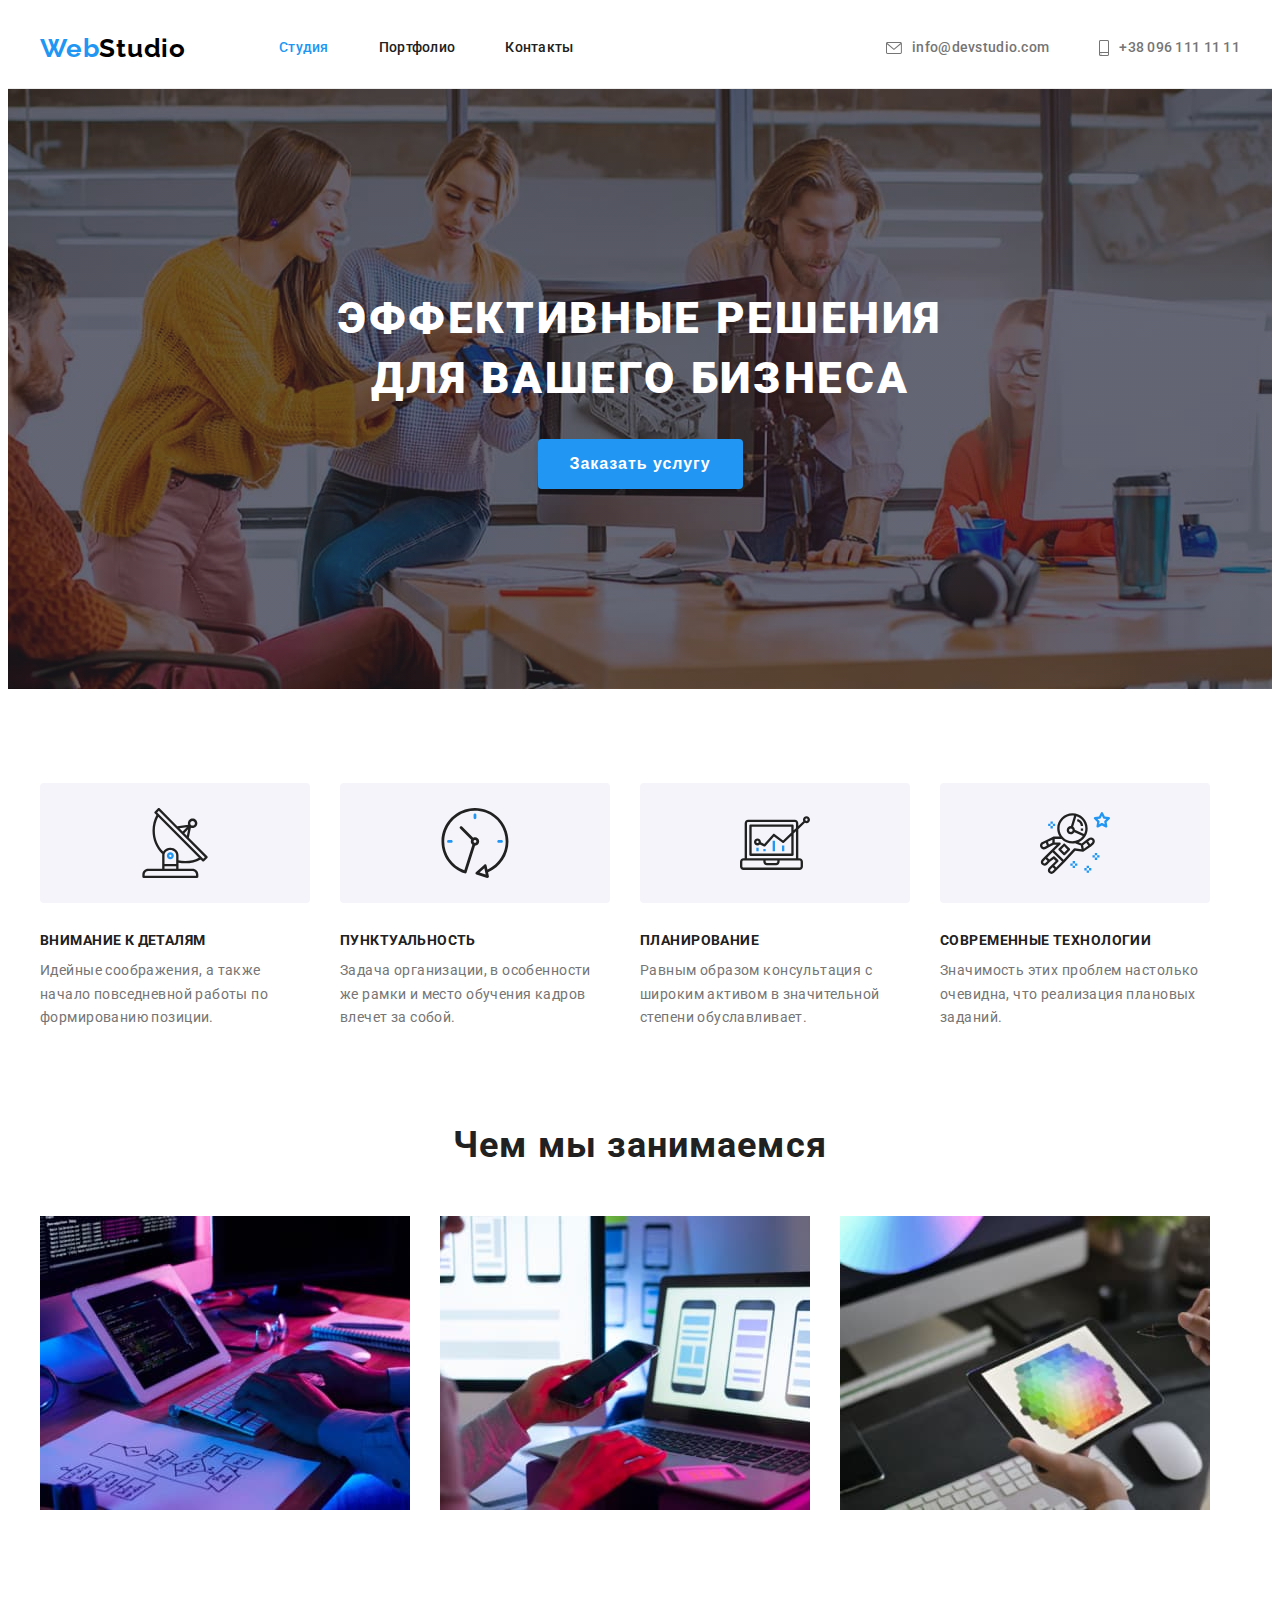
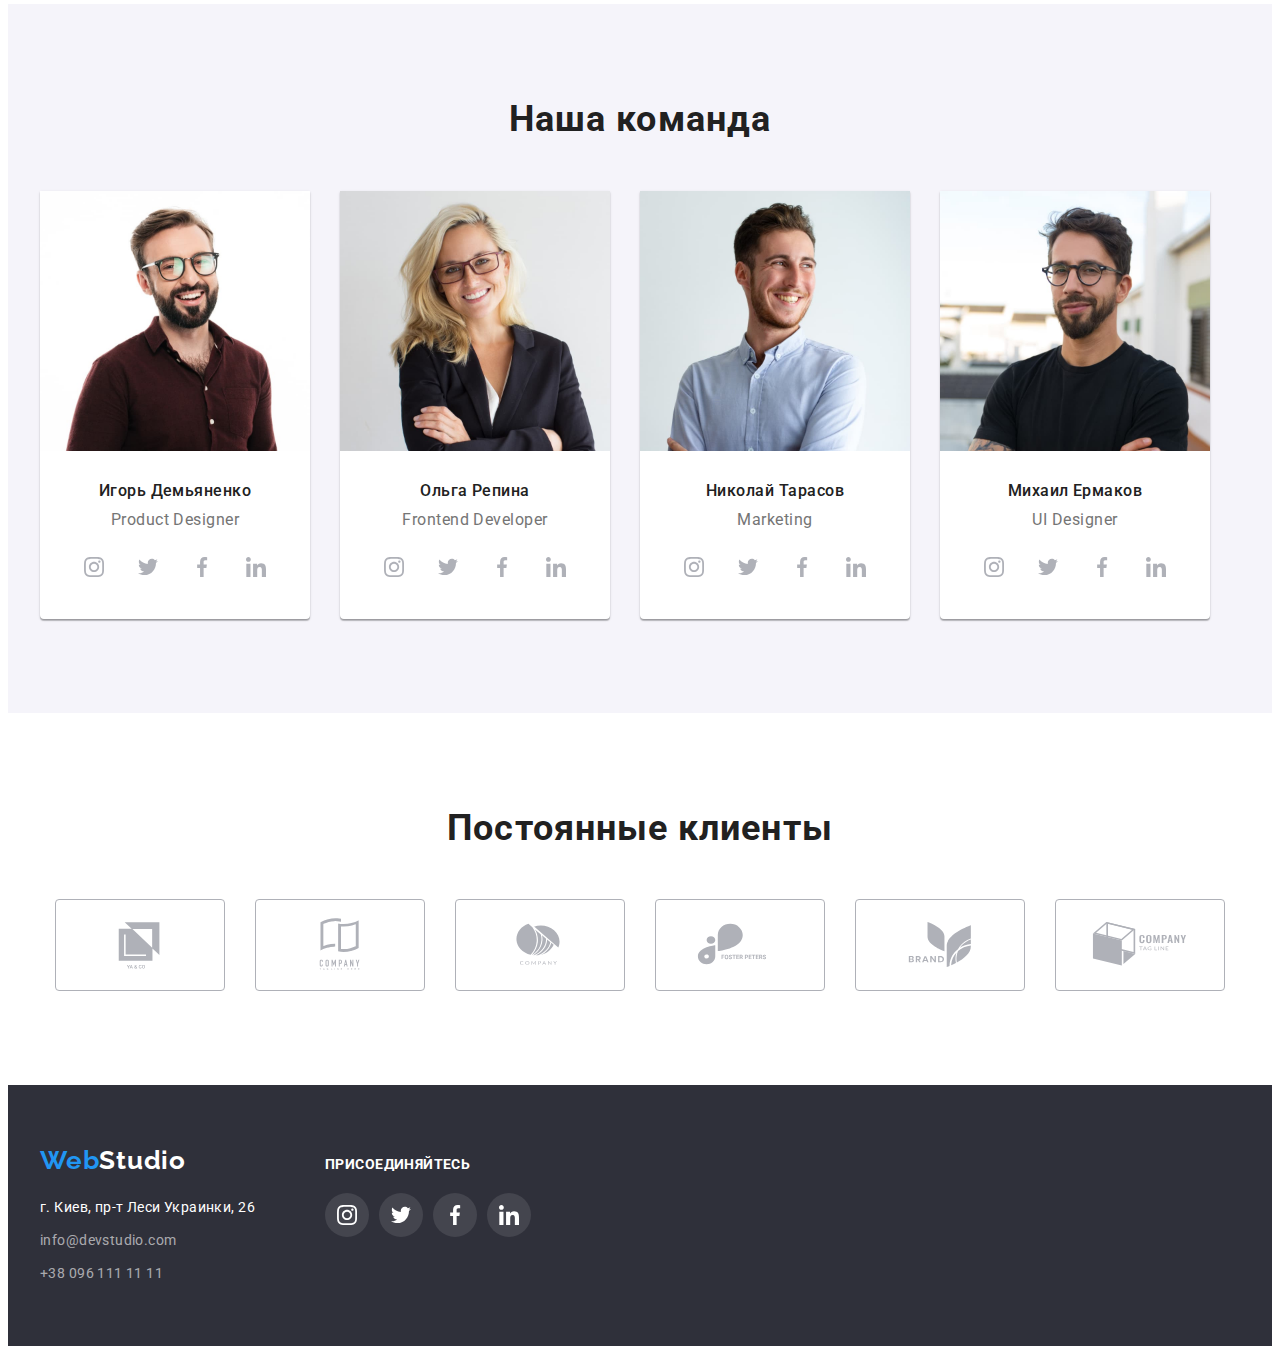
<file: index.html>
<!DOCTYPE html>
<html lang="ru">
<head>
    <meta charset="UTF-8">
    <meta http-equiv="X-UA-Compatible" content="IE=edge">
    <meta name="viewport" content="width=device-width, initial-scale=1.0">
    <title>WebStudio</title>
    <link rel="preconnect" href="https://fonts.googleapis.com">
    <link rel="preconnect" href="https://fonts.gstatic.com" crossorigin>
    <link href="https://fonts.googleapis.com/css2?family=Raleway:wght@700&family=Roboto:wght@400;500;700;900&display=swap"
        rel="stylesheet">
        <link rel="stylesheet" href="https://cdnjs.cloudflare.com/ajax/libs/modern-normalize/1.1.0/modern-normalize.min.css"
            integrity="sha512-wpPYUAdjBVSE4KJnH1VR1HeZfpl1ub8YT/NKx4PuQ5NmX2tKuGu6U/JRp5y+Y8XG2tV+wKQpNHVUX03MfMFn9Q=="
            crossorigin="anonymous" referrerpolicy="no-referrer" />
    <link rel="stylesheet" href="./css/styles.css">
</head>

<body>
    <!-- Шапка сайта -->
    <header class="header-site">
        <div class="container header-container">
            <a class="link header-logo" href="./index.html"><span class="logo-web">Web</span>Studio</a>
            
            <nav class="header-nav">
                <ul class="list header-list">
                    <li class="header-item current"><a class="link header-link" href="./index.html">Студия</a></li>
                    <li class="header-item"><a class="link header-link" href="./portfolio.html">Портфолио</a></li>
                    <li class="header-item"><a class="link header-link" href="">Контакты</a></li>
                </ul>
            </nav>
            
            <ul class="list header-address">
                <li class="header-item-address">
                    <a class="link header-mail" href="mailto:info@devstudio.com">
                        <svg class="mail-icon" width="16" height="12">
                            <use href="./images/icons.svg#icon-envelope"></use>
                        </svg>
                        info@devstudio.com</a>
                </li>
                <li class="header-item-address">
                    <a class="link header-tel" href="tel:+380961111111">
                        <svg class="tel-icon" width="10" height="16">
                            <use href="./images/icons.svg#icon-smartphone"></use>
                        </svg>
                        +38 096 111 11 11</a>
                </li>
            </ul>
        </div>
    </header>

<main>
        <!-- Приветственный блок -->
        <section class="hero">
           <div class="container">
                <h1 class="hero-title">Эффективные решения для вашего бизнеса</h1>
                <button class="hero-btn" type="button">Заказать услугу</button>
           </div>
        </section>
        
        <!-- Особенности -->
        <section class="specifics section">
            <div class="container">
                <h2 class="specifics-title visually-hidden">Особенности</h2>
                <ul class="list specifics-list">
                    <li class="specifics-item">
                        <div class="specifics-item-icon">
                            <svg class="specifics-icon" width="70" height="70">
                                <use href="images/icons.svg#icon-antenna"></use>
                            </svg>
                        </div>
                        <h3 class="specifics-item-title">Внимание к деталям</h3>
                        <p class="specifics-item-text">Идейные соображения, а также начало повседневной работы по формированию позиции.
                        </p>
                    </li>
                    <li class="specifics-item">
                        <div class="specifics-item-icon">
                            <svg class="specifics-icon" width="70" height="70">
                                <use href="images/icons.svg#icon-clock"></use>
                            </svg>
                        </div>
                        <h3 class="specifics-item-title">Пунктуальность</h3>
                        <p class="specifics-item-text">Задача организации, в особенности же рамки и место обучения кадров влечет за
                            собой.</p>
                    </li>
                    <li class="specifics-item">
                        <div class="specifics-item-icon">
                            <svg class="specifics-icon" width="70" height="70">
                                <use href="images/icons.svg#icon-diagram"></use>
                            </svg>
                        </div>
                        <h3 class="specifics-item-title">Планирование</h3>
                        <p class="specifics-item-text">Равным образом консультация с широким активом в значительной степени
                            обуславливает.</p>
                    </li>
                    <li class="specifics-item">
                        <div class="specifics-item-icon">
                            <svg class="specifics-icon" width="70" height="70">
                                <use href="images/icons.svg#icon-astronaut"></use>
                            </svg>
                        </div>
                        <h3 class="specifics-item-title">Современные технологии</h3>
                        <p class="specifics-item-text">Значимость этих проблем настолько очевидна, что реализация плановых заданий.</p>
                    </li>
                </ul>
            </div>
        </section>
        
        <!-- Чем мы занимаемся -->
        <section class="about section">
            <div class="container">
                <h2 class="about-title">Чем мы занимаемся</h2>
                <ul class="list about-list">
                    <li class="about-item"><img src="./images/image1.jpg" alt="работа за компьютером" width="370" height="294"></li>
                    <li class="about-item"><img src="./images/image2.jpg" alt="работа за ноутбуком" width="370" height="294"></li>
                    <li class="about-item"><img src="./images/image3.jpg" alt="работа за планшетом" width="370" height="294"></li>
                </ul>
            </div>
        </section>
        
        <!-- Команда -->
        <section class="team section">
           <div class="container">
                <h2 class="team-title">Наша команда</h2>
                <ul class="list team-list">
                    <li class="team-item">
                        <img src="./images/photo1.jpg" alt="фото" width="270" height="260">
                        <div class="img-text">
                            <h3 class="team-item-title">Игорь Демьяненко</h3>
                            <p class="team-item-text">Product Designer</p>
                            <ul class="list item-social-list">
                                <li class="social-list-item">
                                    <a href="" class="item-social-link" target="_blank" rel="noopener noreferrer">
                                        <svg class="social-link-icon" width="20" height="20">
                                            <use href="./images/icons.svg#icon-instagram"></use>
                                        </svg>
                                    </a>
                                </li>
                                <li class="social-list-item">
                                    <a href="" class="item-social-link" target="_blank" rel="noopener noreferrer">
                                <svg class="social-link-icon" width="20" height="20">
                                    <use href="./images/icons.svg#icon-twitter"></use>
                                </svg>
                                    </a>
                                </li>
                                <li class="social-list-item">
                                    <a href="" class="item-social-link" target="_blank" rel="noopener noreferrer">
                                <svg class="social-link-icon" width="20" height="20">
                                    <use href="./images/icons.svg#icon-facebook"></use>
                                </svg>
                                    </a>
                                </li>
                                <li class="social-list-item">
                                    <a href="" class="item-social-link" target="_blank" rel="noopener noreferrer">
                                <svg class="social-link-icon" width="20" height="20">
                                    <use href="./images/icons.svg#icon-linkedin"></use>
                                </svg>
                                    </a>
                                </li>
                            </ul>
                        </div>
                    </li>
                    <li class="team-item">
                        <img src="./images/photo2.jpg" alt="фото" width="270" height="260">
                        <div class="img-text">
                            <h3 class="team-item-title">Ольга Репина</h3>
                            <p class="team-item-text">Frontend Developer</p>
                            <ul class="list item-social-list">
                                <li class="social-list-item">
                                    <a href="" class="item-social-link" target="_blank" rel="noopener noreferrer">
                                        <svg class="social-link-icon" width="20" height="20">
                                            <use href="./images/icons.svg#icon-instagram"></use>
                                        </svg>
                                    </a>
                                </li>
                                <li class="social-list-item">
                                    <a href="" class="item-social-link" target="_blank" rel="noopener noreferrer">
                                        <svg class="social-link-icon" width="20" height="20">
                                            <use href="./images/icons.svg#icon-twitter"></use>
                                        </svg>
                                    </a>
                                </li>
                                <li class="social-list-item">
                                    <a href="" class="item-social-link" target="_blank" rel="noopener noreferrer">
                                        <svg class="social-link-icon" width="20" height="20">
                                            <use href="./images/icons.svg#icon-facebook"></use>
                                        </svg>
                                    </a>
                                </li>
                                <li class="social-list-item">
                                    <a href="" class="item-social-link" target="_blank" rel="noopener noreferrer">
                                        <svg class="social-link-icon" width="20" height="20">
                                            <use href="./images/icons.svg#icon-linkedin"></use>
                                        </svg>
                                    </a>
                                </li>
                            </ul>
                        </div>
                    </li>
                    <li class="team-item">
                        <img src="./images/photo3.jpg" alt="фото" width="270" height="260">
                        <div class="img-text">
                            <h3 class="team-item-title">Николай Тарасов</h3>
                            <p class="team-item-text">Marketing</p>
                            <ul class="list item-social-list">
                                <li class="social-list-item">
                                    <a href="" class="item-social-link" target="_blank" rel="noopener noreferrer">
                                        <svg class="social-link-icon" width="20" height="20">
                                            <use href="./images/icons.svg#icon-instagram"></use>
                                        </svg>
                                    </a>
                                </li>
                                <li class="social-list-item">
                                    <a href="" class="item-social-link" target="_blank" rel="noopener noreferrer">
                                        <svg class="social-link-icon" width="20" height="20">
                                            <use href="./images/icons.svg#icon-twitter"></use>
                                        </svg>
                                    </a>
                                </li>
                                <li class="social-list-item">
                                    <a href="" class="item-social-link" target="_blank" rel="noopener noreferrer">
                                        <svg class="social-link-icon" width="20" height="20">
                                            <use href="./images/icons.svg#icon-facebook"></use>
                                        </svg>
                                    </a>
                                </li>
                                <li class="social-list-item">
                                    <a href="" class="item-social-link" target="_blank" rel="noopener noreferrer">
                                        <svg class="social-link-icon" width="20" height="20">
                                            <use href="./images/icons.svg#icon-linkedin"></use>
                                        </svg>
                                    </a>
                                </li>
                            </ul>
                        </div>
                    </li>
                    <li class="team-item">
                        <img src="./images/photo4.jpg" alt="фото" width="270" height="260">
                        <div class="img-text">
                            <h3 class="team-item-title">Михаил Ермаков</h3>
                            <p class="team-item-text">UI Designer</p>
                            <ul class="list item-social-list">
                                <li class="social-list-item">
                                    <a href="" class="item-social-link" target="_blank" rel="noopener noreferrer">
                                        <svg class="social-link-icon" width="20" height="20">
                                            <use href="./images/icons.svg#icon-instagram"></use>
                                        </svg>
                                    </a>
                                </li>
                                <li class="social-list-item">
                                    <a href="" class="item-social-link" target="_blank" rel="noopener noreferrer">
                                        <svg class="social-link-icon" width="20" height="20">
                                            <use href="./images/icons.svg#icon-twitter"></use>
                                        </svg>
                                    </a>
                                </li>
                                <li class="social-list-item">
                                    <a href="" class="item-social-link" target="_blank" rel="noopener noreferrer">
                                        <svg class="social-link-icon" width="20" height="20">
                                            <use href="./images/icons.svg#icon-facebook"></use>
                                        </svg>
                                    </a>
                                </li>
                                <li class="social-list-item">
                                    <a href="" class="item-social-link" target="_blank" rel="noopener noreferrer">
                                        <svg class="social-link-icon" width="20" height="20">
                                            <use href="./images/icons.svg#icon-linkedin"></use>
                                        </svg>
                                    </a>
                                </li>
                            </ul>
                        </div>
                    </li>
                </ul>
           </div>
        </section>


        <!-- Our clients -->
        <section class="clients">
           <div class="container our-clients">
                <h2 class="clients-title">Постоянные клиенты</h2>
                <ul class="list clients-list">
                    <li class="clients-list-item"><a href="" class="clients-link" target="_blank" rel="noopener noreferrer"><svg class="clients-link-icon" width="106" height="60">
                        <use href="images/icons.svg#icon-client-1"></use>
                    </svg></a>
                    </li>
                    <li class="clients-list-item"><a href="" class="clients-link" target="_blank" rel="noopener noreferrer"><svg class="clients-link-icon" width="106" height="60">
                        <use href="images/icons.svg#icon-client-2"></use>
                    </svg></a>
                    </li>
                    <li class="clients-list-item"><a href="" class="clients-link" target="_blank" rel="noopener noreferrer"><svg class="clients-link-icon" width="106" height="60">
                        <use href="images/icons.svg#icon-client-3"></use>
                    </svg></a>
                    </li>
                    <li class="clients-list-item"><a href="" class="clients-link" target="_blank" rel="noopener noreferrer"><svg class="clients-link-icon" width="106" height="60">
                        <use href="images/icons.svg#icon-client-4"></use>
                    </svg></a>
                    </li>
                    <li class="clients-list-item"><a href="" class="clients-link" target="_blank" rel="noopener noreferrer"><svg class="clients-link-icon" width="106" height="60">
                        <use href="images/icons.svg#icon-client-5"></use>
                    </svg></a>
                    </li>
                    <li class="clients-list-item"><a href="" class="clients-link" target="_blank" rel="noopener noreferrer"><svg class="clients-link-icon" width="106" height="60">
                        <use href="images/icons.svg#icon-client-6"></use>
                    </svg></a>
                    </li>
                </ul>
           </div>
        </section>
</main>

<!-- Подвал страницы -->
<footer class="footer-site">
   <div class="container footer-links">
        <div class="footer-address-left">
            <a class="link footer-logo" href="/index.html"><span class="logo-web">Web</span>Studio</a>
            
            <address class="footer-address">
                <ul class="list footer-address-list">
                    <li class="footer-list-item"><a class="link footer-item link-address"
                            href="https://goo.gl/maps/AHfn58qU3hpcZL5KA" target="_blank" rel="noopener noreferrer">г. Киев, пр-т
                            Леси Украинки, 26</a></li>
                    <li class="footer-list-item"><a class="link footer-item" href="mailto:info@devstudio.com">info@devstudio.com</a>
                    </li>
                    <li class="footer-list-item"><a class="link footer-item" href="tel:+380961111111">+38 096 111 11 11</a></li>
                </ul>
            </address>
        </div>

        <div class="join-us">
            <h3 class="join-us-title">присоединяйтесь</h3>
            <ul class="list join-us-list">
                <li class="join-us-list-item">
                    <a href="" class="footer-social-link" target="_blank" rel="noopener noreferrer">
                        <svg class="footer-icon" width="20" height="20">
                            <use href="images/icons.svg#icon-instagram"></use>
                        </svg>
                    </a>
                </li>
                <li class="join-us-list-item">
                    <a href="" class="footer-social-link" target="_blank" rel="noopener noreferrer">
                        <svg class="footer-icon" width="20" height="20">
                            <use href="images/icons.svg#icon-twitter"></use>
                        </svg>
                    </a>
                </li>
                <li class="join-us-list-item">
                    <a href="" class="footer-social-link" target="_blank" rel="noopener noreferrer">
                        <svg class="footer-icon" width="20" height="20">
                            <use href="images/icons.svg#icon-facebook"></use>
                        </svg>
                    </a>
                </li>
                <li class="join-us-list-item">
                    <a href="" class="footer-social-link" target="_blank" rel="noopener noreferrer">
                        <svg class="footer-icon" width="20" height="20">
                            <use href="images/icons.svg#icon-linkedin"></use>
                        </svg>
                    </a>
                </li>
            </ul>
        </div>
   </div>
</footer>
</body>
</html>
</file>
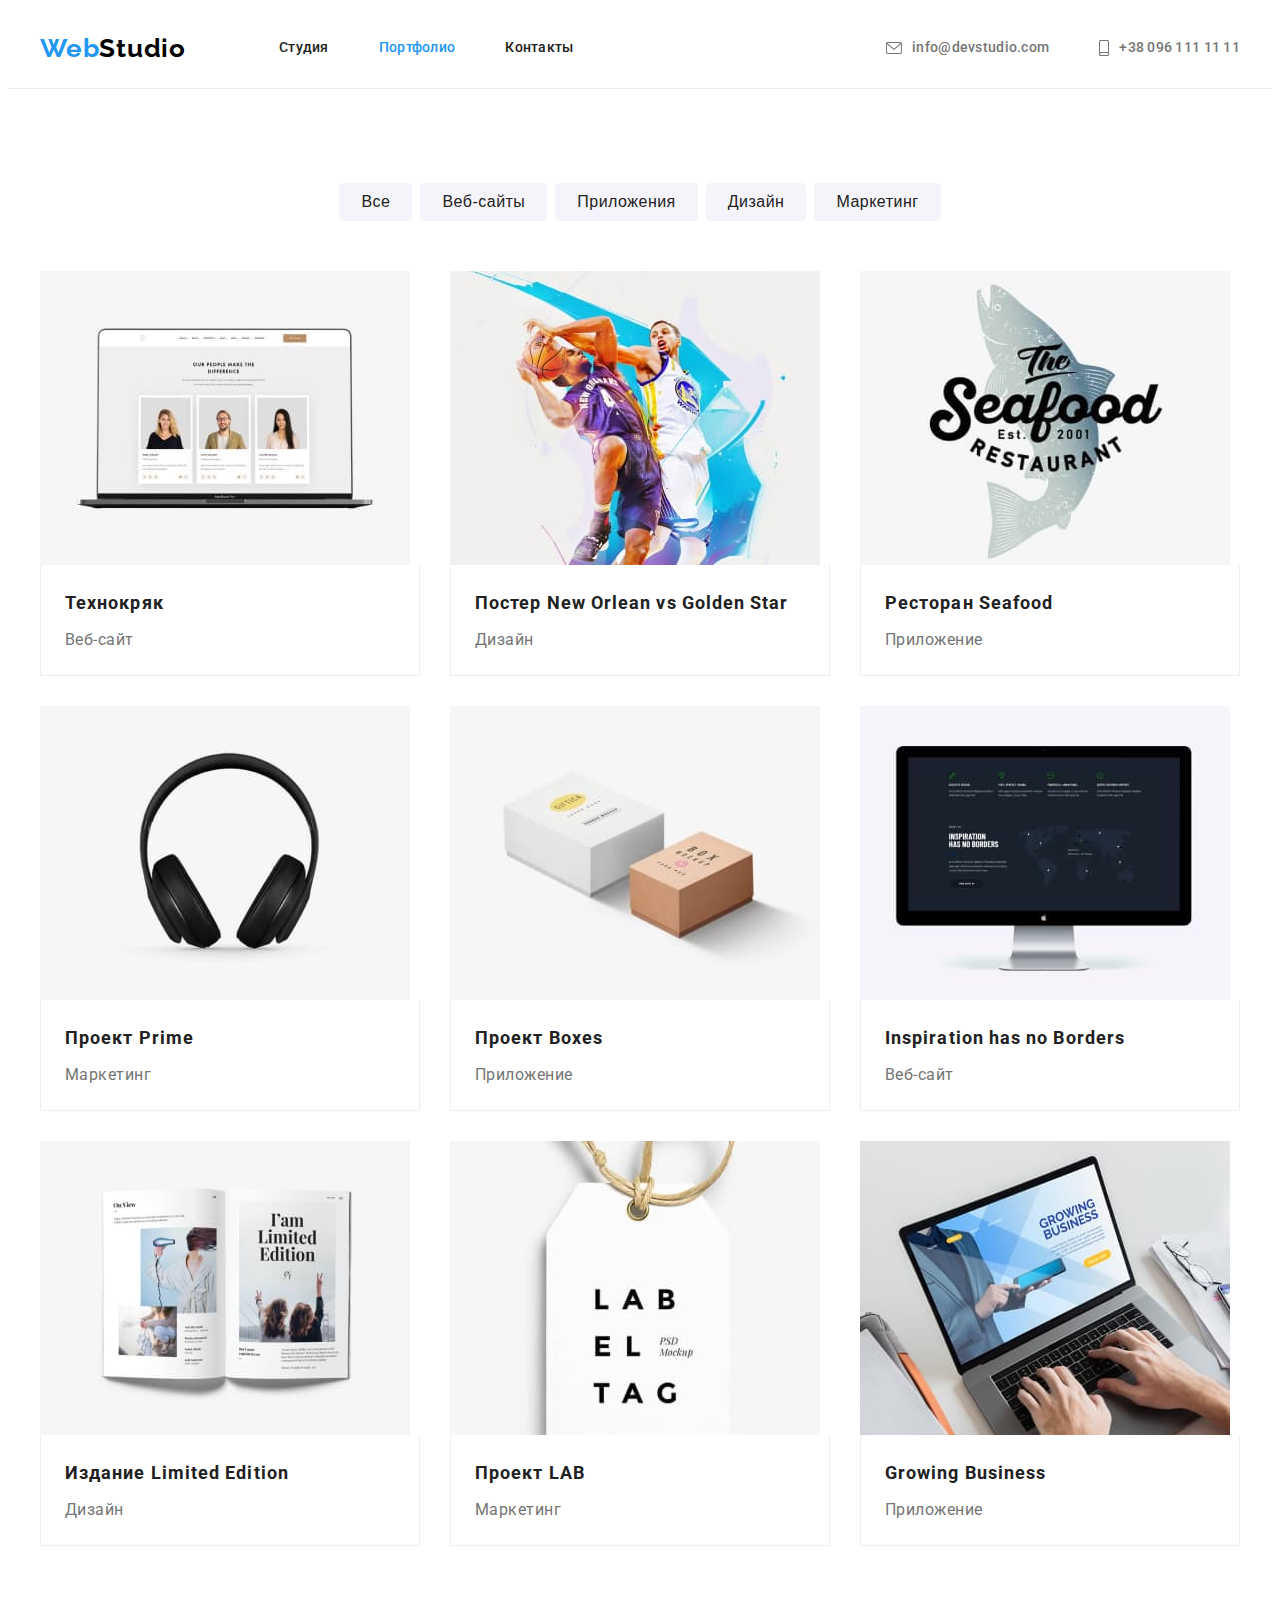
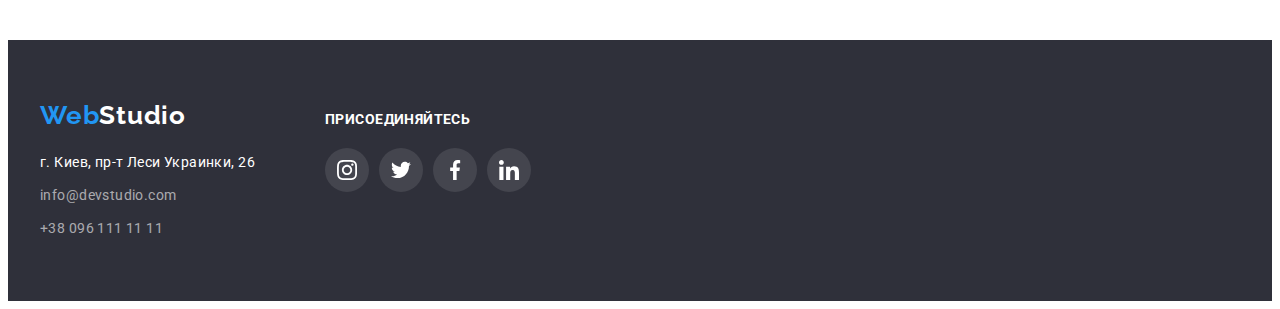
<file: portfolio.html>
<!DOCTYPE html>
<html lang="ru">
<head>
    <meta charset="UTF-8">
    <meta http-equiv="X-UA-Compatible" content="IE=edge">
    <meta name="viewport" content="width=device-width, initial-scale=1.0">
    <title>Portfolio</title>
    <link rel="preconnect" href="https://fonts.googleapis.com">
    <link rel="preconnect" href="https://fonts.gstatic.com" crossorigin>
    <link href="https://fonts.googleapis.com/css2?family=Raleway:wght@700&family=Roboto:wght@400;500;700;900&display=swap"
        rel="stylesheet">
        <link rel="stylesheet" href="https://cdnjs.cloudflare.com/ajax/libs/modern-normalize/1.1.0/modern-normalize.min.css"
            integrity="sha512-wpPYUAdjBVSE4KJnH1VR1HeZfpl1ub8YT/NKx4PuQ5NmX2tKuGu6U/JRp5y+Y8XG2tV+wKQpNHVUX03MfMFn9Q=="
            crossorigin="anonymous" referrerpolicy="no-referrer" />
    <link rel="stylesheet" href="./css/styles.css">
</head>
<body>
    
        <!-- Шапка сайта -->
        <header class="header-site">
            <div class="container header-container">
                <a class="link header-logo" href="./index.html"><span class="logo-web">Web</span>Studio</a>
        
                <nav class="header-nav">
                    <ul class="list header-list">
                        <li class="header-item"><a class="link header-link" href="./index.html">Студия</a></li>
                        <li class="header-item current"><a class="link header-link" href="./portfolio.html">Портфолио</a></li>
                        <li class="header-item"><a class="link header-link" href="">Контакты</a></li>
                    </ul>
                </nav>
        
                <ul class="list header-address">
                    <li class="header-item-address">
                        <a class="link header-mail" href="mailto:info@devstudio.com">
                            <svg class="mail-icon" width="16" height="12">
                                <use href="./images/icons.svg#icon-envelope"></use>
                            </svg>
                            info@devstudio.com</a>
                    </li>
                    <li class="header-item-address">
                        <a class="link header-tel" href="tel:+380961111111">
                            <svg class="tel-icon" width="10" height="16">
                                <use href="./images/icons.svg#icon-smartphone"></use>
                            </svg>
                            +38 096 111 11 11</a>
                    </li>
                </ul>
            </div>
        </header>

<main>
    <section class="section">
        <div class="container">
            <h1 class="portfolio visually-hidden">Портфолио</h1>
            
            <!-- Фильтр -->
            <h2 class="filter-title visually-hidden">Фильтр примеров наших работ</h2>
            <ul class="list filter-list">
                <li class="filter-item"><button type="button" class="filter-btn">Все</button></li>
                <li class="filter-item"><button type="button" class="filter-btn">Веб-сайты</button></li>
                <li class="filter-item"><button type="button" class="filter-btn">Приложения</button></li>
                <li class="filter-item"><button type="button" class="filter-btn">Дизайн</button></li>
                <li class="filter-item"><button type="button" class="filter-btn">Маркетинг</button></li>
            </ul>
            
            <!-- Примеры работ -->
            <h2 class="examples-title visually-hidden">Примеры наших работ</h2>
            <ul class="list examples-list">
                <li class="examples-item">
                    <a href="" class="link examples-item-link">
                        <img src="./images/portfolio/image.jpg" alt="сайт на ноутбуке" width="370" height="294">
                        <div class="img-portfolio-text">
                            <h3 class="examples-item-title">Технокряк</h3>
                            <p class="examples-item-text">Веб-сайт</p>
                        </div>
                    </a>
                </li>
                <li class="examples-item">
                    <a href="" class="link examples-item-link">
                        <img src="./images/portfolio/image2.jpg" alt="два баскетболиста" width="370" height="294">
                        <div class="img-portfolio-text">
                            <h3 class="examples-item-title">Постер New Orlean vs Golden Star</h3>
                            <p class="examples-item-text">Дизайн</p>
                        </div>
                    </a>
                </li>
                <li class="examples-item">
                    <a href="" class="link examples-item-link">
                        <img src="./images/portfolio/image3.jpg" alt="эмблема ресторана" width="370" height="294">
                        <div class="img-portfolio-text">
                            <h3 class="examples-item-title">Ресторан Seafood</h3>
                            <p class="examples-item-text">Приложение</p>
                        </div>
                    </a>
                </li>
                <li class="examples-item">
                    <a href="" class="link examples-item-link">
                        <img src="./images/portfolio/image4.jpg" alt="наушники" width="370" height="294">
                        <div class="img-portfolio-text">
                            <h3 class="examples-item-title">Проект Prime</h3>
                            <p class="examples-item-text">Маркетинг</p>
                        </div>
                    </a>
                </li>
                <li class="examples-item">
                    <a href="" class="link examples-item-link">
                        <img src="./images/portfolio/image5.jpg" alt="две коробки" width="370" height="294">
                        <div class="img-portfolio-text">
                            <h3 class="examples-item-title">Проект Boxes</h3>
                            <p class="examples-item-text">Приложение</p>
                        </div>
                    </a>
                </li>
                <li class="examples-item">
                    <a href="" class="link examples-item-link">
                        <img src="./images/portfolio/image6.jpg" alt="компьютер" width="370" height="294">
                        <div class="img-portfolio-text">
                            <h3 class="examples-item-title">Inspiration has no Borders</h3>
                            <p class="examples-item-text">Веб-сайт</p>
                        </div>
                    </a>
                </li>
                <li class="examples-item">
                    <a href="" class="link examples-item-link">
                        <img src="./images/portfolio/image7.jpg" alt="книга" width="370" height="294">
                        <div class="img-portfolio-text">
                            <h3 class="examples-item-title">Издание Limited Edition</h3>
                            <p class="examples-item-text">Дизайн</p>
                        </div>
                    </a>
                </li>
                <li class="examples-item">
                    <a href="" class="link examples-item-link">
                        <img src="./images/portfolio/image8.jpg" alt="этикетка" width="370" height="294">
                        <div class="img-portfolio-text">
                            <h3 class="examples-item-title">Проект LAB</h3>
                            <p class="examples-item-text">Маркетинг</p>
                        </div>
                    </a>
                </li>
                <li class="examples-item">
                    <a href="" class="link examples-item-link">
                        <img src="./images/portfolio/image9.jpg" alt="человек работает за ноутбуком" width="370" height="294">
                        <div class="img-portfolio-text">
                            <h3 class="examples-item-title">Growing Business</h3>
                            <p class="examples-item-text">Приложение</p>
                        </div>
                    </a>
                </li>
            </ul>
        </div>
    </section>
</main>

<!-- Подвал страницы -->
<footer class="footer-site">
    <div class="container footer-links">
        <div class="footer-address-left">
            <a class="link footer-logo" href="/index.html"><span class="logo-web">Web</span>Studio</a>

            <address class="footer-address">
                <ul class="list footer-address-list">
                    <li class="footer-list-item"><a class="link footer-item link-address"
                            href="https://goo.gl/maps/AHfn58qU3hpcZL5KA" target="_blank" rel="noopener noreferrer">г.
                            Киев, пр-т
                            Леси Украинки, 26</a></li>
                    <li class="footer-list-item"><a class="link footer-item"
                            href="mailto:info@devstudio.com">info@devstudio.com</a>
                    </li>
                    <li class="footer-list-item"><a class="link footer-item" href="tel:+380961111111">+38 096 111 11
                            11</a></li>
                </ul>
            </address>
        </div>

        <div class="join-us">
            <h3 class="join-us-title">присоединяйтесь</h3>
            <ul class="list join-us-list">
                <li class="join-us-list-item">
                    <a href="" class="footer-social-link" target="_blank" rel="noopener noreferrer">
                        <svg class="footer-icon" width="20" height="20">
                            <use href="images/icons.svg#icon-instagram"></use>
                        </svg>
                    </a>
                </li>
                <li class="join-us-list-item">
                    <a href="" class="footer-social-link" target="_blank" rel="noopener noreferrer">
                        <svg class="footer-icon" width="20" height="20">
                            <use href="images/icons.svg#icon-twitter"></use>
                        </svg>
                    </a>
                </li>
                <li class="join-us-list-item">
                    <a href="" class="footer-social-link" target="_blank" rel="noopener noreferrer">
                        <svg class="footer-icon" width="20" height="20">
                            <use href="images/icons.svg#icon-facebook"></use>
                        </svg>
                    </a>
                </li>
                <li class="join-us-list-item">
                    <a href="" class="footer-social-link" target="_blank" rel="noopener noreferrer">
                        <svg class="footer-icon" width="20" height="20">
                            <use href="images/icons.svg#icon-linkedin"></use>
                        </svg>
                    </a>
                </li>
            </ul>
        </div>
    </div>
</footer>
</body>
</html>
</file>
<file: css/styles.css>
:root {
  --accent-color: #2196f3;
  --back-color: #2f303a;
  --text-color: #212121;
  --text-item-color: #757575;
}

p,
h1,
h2,
h3,
h4,
h5,
h6 {
  margin: 0;
}

ul {
  margin: 0;
  padding: 0;
}

button {
  cursor: pointer;
}

img {
  display: block;
  max-width: 100%;
}

.list {
  list-style: none;
}

.link {
  text-decoration: none;
}

body {
  font-family: 'Roboto', sans-serif;
  color: var(--text-color);
}

.visually-hidden {
  position: absolute;
  white-space: nowrap;
  width: 1px;
  height: 1px;
  overflow: hidden;
  border: 0;
  padding: 0;
  clip: rect(0 0 0 0);
  clip-path: inset(50%);
  margin: -1px;
}

.container {
  width: 1200px;
  padding: 0 15px;
  margin: 0 auto;
}

/* HEADER */

.header-site {
  background-color: #ffffff;
  border-bottom: 1px solid #ececec;
}

.header-container {
  display: flex;
  align-items: center;
}

.header-list {
  display: flex;
}

.header-logo {
  font-family: 'Raleway', sans-serif;
  font-style: normal;
  font-weight: bold;
  font-size: 26px;
  line-height: 1.19;
  letter-spacing: 0.03em;
  color: #000000;
  margin-right: 93px;
}

.logo-web {
  color: var(--accent-color);
}

.current a {
  color: var(--accent-color);
}

.header-item:not(:last-child) {
  margin-right: 50px;
}

.header-link {
  font-weight: 500;
  font-size: 14px;
  line-height: 1.14;
  letter-spacing: 0.02em;
  color: var(--text-color);
  padding-top: 32px;
  padding-bottom: 32px;
  display: block;
}

.header-link:hover,
.header-link:focus {
  color: var(--accent-color);
}

.header-address {
  display: flex;
  margin-left: auto;
}

.header-item-address:first-child {
  margin-right: 50px;
}

.header-mail,
.header-tel {
  font-weight: 500;
  font-size: 14px;
  line-height: 1.14;
  letter-spacing: 0.02em;
  color: var(--text-item-color);

  display: flex;
  align-items: center;
}

.mail-icon,
.tel-icon {
  fill: currentColor;
  margin-right: 10px;
}

.header-mail:hover,
.header-mail:focus,
.header-tel:hover,
.header-tel:focus {
  color: var(--accent-color);
}

/* HERO */

.hero {
  background-color: var(--back-color);
  background-image: linear-gradient(rgba(47, 48, 58, 0.4), rgba(47, 48, 58, 0.4)),
    url(../images/hero.jpg);
  background-repeat: no-repeat;
  background-position: center;
  padding-top: 200px;
  padding-bottom: 200px;
  max-width: 1600px;
  margin: 0 auto;
}

.hero-title {
  font-weight: 900;
  font-size: 44px;
  line-height: 1.36;
  text-align: center;
  letter-spacing: 0.06em;
  text-transform: uppercase;
  color: #ffffff;
  max-width: 696px;
  margin: 0 auto 30px auto;
}

.hero-btn {
  font-weight: 700;
  font-size: 16px;
  line-height: 1.87;
  letter-spacing: 0.06em;
  color: #ffffff;
  background-color: var(--accent-color);
  text-align: center;
  padding: 10px 32px;
  min-width: 200px;
  min-height: 50px;

  display: block;
  margin: 0 auto;
  box-shadow: 0px 4px 4px rgba(0, 0, 0, 0.15);
  border-radius: 4px;
  border: none;
}

.hero-btn:hover,
.hero-btn:focus {
  background-color: #188ce8;
}

/* Особенности */

.section {
  padding-top: 94px;
  padding-bottom: 94px;
}

.specifics {
  background-color: #ffffff;
  padding-bottom: 0;
}

.specifics-list {
  display: flex;
}

.specifics-item {
  width: 270px;
}

.specifics-item:not(:last-child) {
  margin-right: 30px;
}

.specifics-item-icon {
  display: flex;
  justify-content: center;
  align-items: center;
  background: #f5f4fa;
  height: 120px;
  border-radius: 4px;
  margin-bottom: 30px;
}

.specifics-item-title {
  font-weight: bold;
  font-size: 14px;
  line-height: 1.14;
  letter-spacing: 0.03em;
  text-transform: uppercase;
  color: var(--text-color);
  margin-bottom: 10px;
}

.specifics-item-text {
  font-size: 14px;
  line-height: 1.71;
  letter-spacing: 0.03em;
  color: var(--text-item-color);
}

/* Чем мы занимаемся */

.about-list {
  display: flex;
}

.about-title,
.team-title {
  font-weight: bold;
  font-size: 36px;
  line-height: 1.17;
  text-align: center;
  letter-spacing: 0.03em;
  color: var(--text-color);
  margin-bottom: 50px;
}

.about-item:not(:last-child) {
  margin-right: 30px;
}

/* Команда */

.team {
  background-color: #f5f4fa;
}

.team-item {
  background-color: #ffffff;
  width: 270px;
  box-shadow: 0px 1px 3px rgba(0, 0, 0, 0.12), 0px 1px 1px rgba(0, 0, 0, 0.14),
    0px 2px 1px rgba(0, 0, 0, 0.2);
  border-radius: 0px 0px 4px 4px;
}

.team-item:not(:last-child) {
  margin-right: 30px;
}

.team-title {
  /* font-weight: bold;
  font-size: 36px;
  line-height: 1.17;
  text-align: center;
  letter-spacing: 0.03em;
  color: #212121; */
  margin-bottom: 50px;
}

.team-list {
  display: flex;
}

.team-item-title {
  font-weight: 500;
  font-size: 16px;
  line-height: 1.19;
  text-align: center;
  letter-spacing: 0.03em;
  color: var(--text-color);
  margin-bottom: 10px;
}

.team-item-text {
  font-weight: normal;
  font-size: 16px;
  line-height: 1.19;
  text-align: center;
  letter-spacing: 0.03em;
  color: var(--text-item-color);
  margin-bottom: 16px;
}

.img-text {
  padding: 30px 15px;
}

.item-social-list {
  display: flex;
  justify-content: center;
}

.social-list-item + .social-list-item {
  margin-left: 10px;
}

.item-social-link {
  width: 44px;
  height: 44px;
  background-color: #ffffff;
  display: flex;
  justify-content: center;
  align-items: center;
  border-radius: 50%;
  color: #afb1b8;
}

.social-link-icon {
  fill: currentColor;
}

.item-social-link:hover,
.item-social-link:focus {
  background-color: #2196f3;
  color: #ffffff;
}

/* .social-link-icon:hover,
.social-link-icon:focus {
  fill: #ffffff;
} */

/*-------- CLIENTS -------------*/

.clients {
  padding: 94px 0;
}

.our-clients {
  display: flex;
  flex-direction: column;
  justify-content: center;
  margin: 0 auto 0 auto;
}

.clients-title {
  font-weight: bold;
  font-size: 36px;
  line-height: 1.17;
  text-align: center;
  letter-spacing: 0.03em;
  color: var(--text-color);
  margin: 0 auto 50px auto;
}

.clients-list {
  display: flex;
  justify-content: center;
}

.clients-list-item + .clients-list-item {
  margin-left: 30px;
}

.clients-link {
  width: 170px;
  height: 92px;
  border: 1px solid #afb1b8;
  box-sizing: border-box;
  border-radius: 4px;
  display: flex;
  justify-content: center;
  align-items: center;
  color: #afb1b8;
}

.clients-link-icon {
  fill: currentColor;
}

.clients-link:hover,
.clients-link:focus {
  border: 1px solid #2196f3;
  color: #2196f3;
}

/* Кнопки фильтра в портфолио */

.filter-list {
  display: flex;
  margin-bottom: 50px;
  justify-content: center;
}

.filter-item:not(:last-child) {
  margin-right: 8px;
}

.filter-btn {
  font-weight: 500;
  font-size: 16px;
  line-height: 1.63;
  text-align: center;
  letter-spacing: 0.03em;
  color: #212121;
  background-color: #f5f4fa;
  border-radius: 4px;
  border: none;
  padding: 6px 22px;
}

.filter-btn:hover,
.filter-btn:focus {
  color: #ffffff;
  background-color: var(--accent-color);
  box-shadow: 0px 3px 1px rgba(0, 0, 0, 0.1), 0px 1px 2px rgba(0, 0, 0, 0.08),
    0px 2px 2px rgba(0, 0, 0, 0.12);
}

/* Примеры работ в портфолио*/

.examples-list {
  display: flex;
  flex-wrap: wrap;
  margin-left: -30px;
  margin-top: -30px;
}

.examples-item {
  background-color: #ffffff;
  flex-basis: calc((100% - 30px * 3) / 3);
  margin-left: 30px;
  margin-top: 30px;
}

.examples-item-link {
  display: block;
}

.examples-item-link:hover,
.examples-item-link:focus {
  box-shadow: 0px 1px 1px rgba(0, 0, 0, 0.12), 0px 4px 4px rgba(0, 0, 0, 0.06),
    1px 4px 6px rgba(0, 0, 0, 0.16);
}

/* .examples-item:not(:nth-last-child(-n + 3)) {
  margin-bottom: 30px;
}

.examples-item:not(:nth-child(3n)) {
  margin-right: 30px;
} */

.img-portfolio-text {
  padding: 20px 24px;
  border-bottom: 1px solid #eeeeee;
  border-left: 1px solid #eeeeee;
  border-right: 1px solid #eeeeee;
}

.examples-item-title {
  font-weight: bold;
  font-size: 18px;
  line-height: 2;
  letter-spacing: 0.06em;
  color: var(--text-color);
  margin-bottom: 4px;
}

.examples-item-text {
  font-size: 16px;
  line-height: 1.88;
  letter-spacing: 0.03em;
  color: var(--text-item-color);
}

/* Подвал */

.footer-site {
  background-color: var(--back-color);
  padding-top: 60px;
  padding-bottom: 60px;
}

.footer-links {
  display: flex;
  align-items: baseline;
}

.footer-logo {
  font-family: 'Raleway';
  font-style: normal;
  font-weight: bold;
  font-size: 26px;
  line-height: 1.19;
  letter-spacing: 0.03em;
  color: #ffffff;
}

.footer-address {
  margin-top: 20px;
}

.footer-list-item:not(:last-child) {
  margin-bottom: 9px;
}

.footer-item {
  font-style: normal;
  font-weight: normal;
  font-size: 14px;
  line-height: 1.71;
  letter-spacing: 0.03em;
  color: #ffffff99;
}

.link-address {
  color: #ffffff;
}

.footer-item-address:hover,
.footer-item-address:focus,
.footer-item:hover,
.footer-item:focus {
  color: var(--accent-color);
}

.join-us {
  display: block;
  justify-content: center;
  align-items: center;
  margin-left: 70px;
}

.join-us-title {
  font-weight: bold;
  font-size: 14px;
  line-height: 1.14;
  letter-spacing: 0.03em;
  text-transform: uppercase;
  color: #ffffff;
  margin: 0 auto 20px auto;
}

.join-us-list {
  display: flex;
  justify-content: center;
  align-items: center;
}

.join-us-list-item + .join-us-list-item {
  margin-left: 10px;
}

.footer-social-link {
  width: 44px;
  height: 44px;
  background-color: rgba(255, 255, 255, 0.1);
  border-radius: 50%;
  display: flex;
  justify-content: center;
  align-items: center;
}

.footer-icon {
  fill: #ffffff;
}

.footer-social-link:hover {
  background-color: var(--accent-color);
}
</file>
